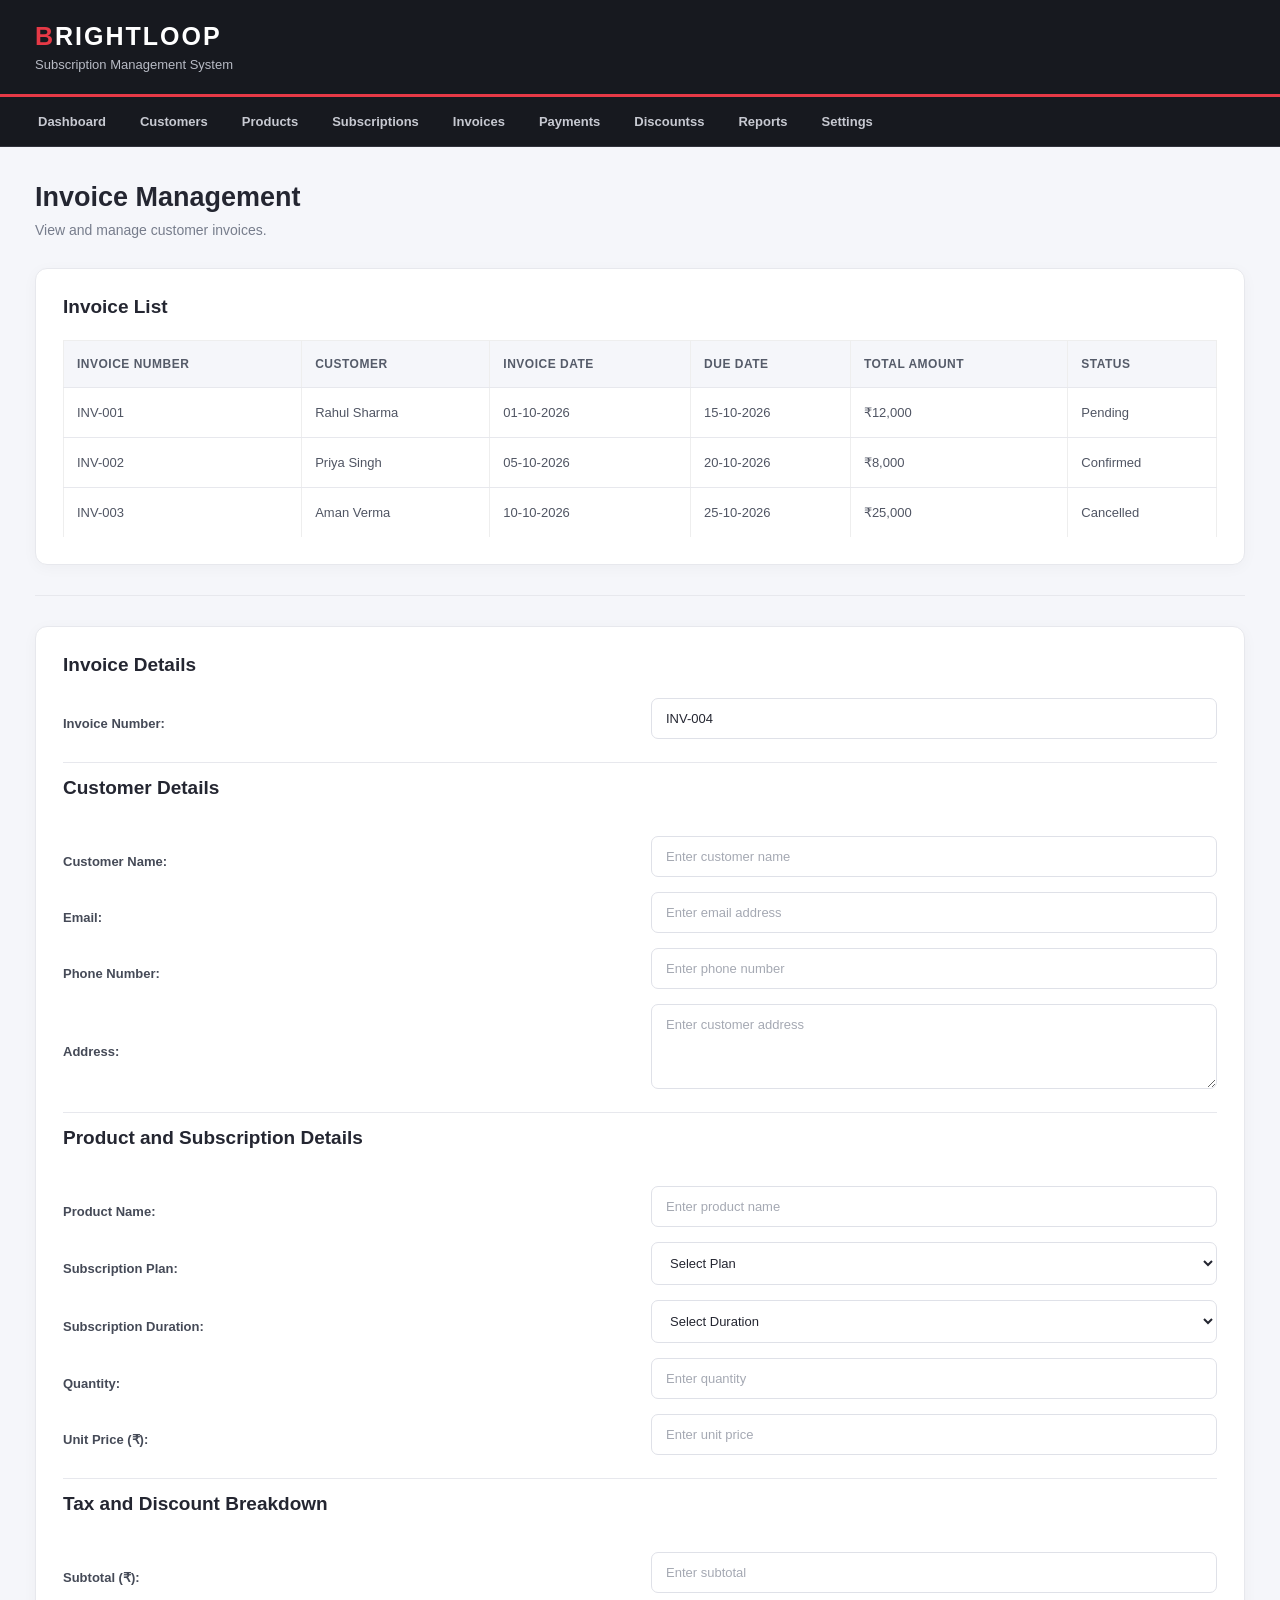
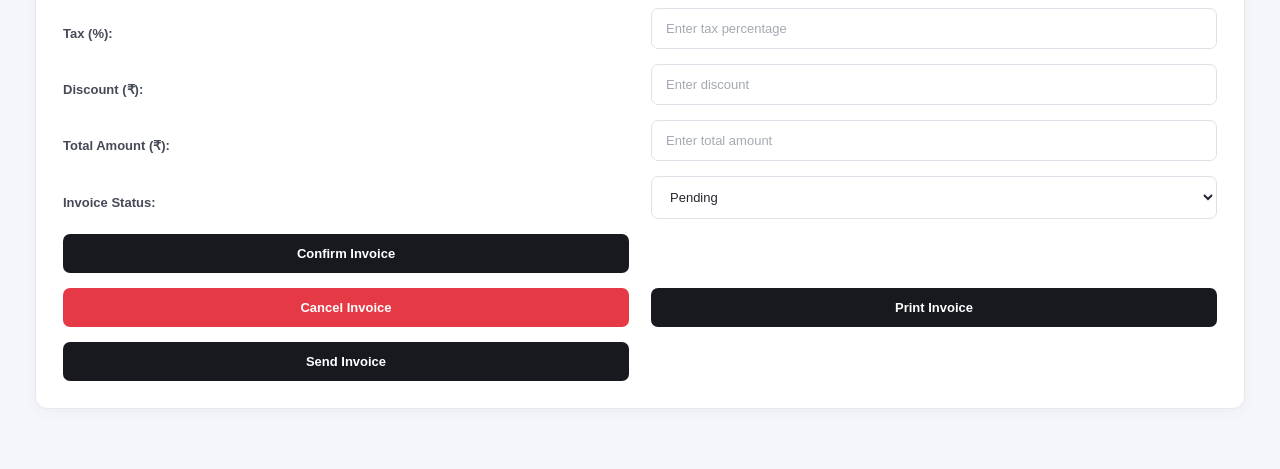
<file: invoices.html>
<!DOCTYPE html>
<html lang="en">

<head>
    <meta charset="UTF-8">
    <meta name="viewport" content="width=device-width, initial-scale=1.0">
    <title>BrightLoop | Invoices</title>

    <link rel="stylesheet" href="css/invoices.css">
</head>

<body>

    <header>
        <h1>BRIGHTLOOP</h1>
        <p>Subscription Management System</p>
    </header>

    <nav>
        <ul>
                <li><a href="dashboard.html">Dashboard</a></li>
                <li><a href="customers.html">Customers</a></li>
                <li><a href="products.html">Products</a></li>
                <li><a href="subscriptions.html">Subscriptions</a></li>
                <li><a href="invoices.html">Invoices</a></li>
                <li><a href="payments.html">Payments</a></li>
                <li><a href="discounts.html">Discountss</a></li>
                <li><a href="reports.html">Reports</a></li>
                <li><a href="settings.html">Settings</a></li>
        </ul>
    </nav>

    <main>

        <h2>Invoice Management</h2>
        <p>View and manage customer invoices.</p>

        <!-- Invoice List -->

        <section>
            <h3>Invoice List</h3>

            <table border="1" cellpadding="10">

                <tr>
                    <th>Invoice Number</th>
                    <th>Customer</th>
                    <th>Invoice Date</th>
                    <th>Due Date</th>
                    <th>Total Amount</th>
                    <th>Status</th>
                </tr>

                <tr>
                    <td>INV-001</td>
                    <td>Rahul Sharma</td>
                    <td>01-10-2026</td>
                    <td>15-10-2026</td>
                    <td>₹12,000</td>
                    <td>Pending</td>
                </tr>

                <tr>
                    <td>INV-002</td>
                    <td>Priya Singh</td>
                    <td>05-10-2026</td>
                    <td>20-10-2026</td>
                    <td>₹8,000</td>
                    <td>Confirmed</td>
                </tr>

                <tr>
                    <td>INV-003</td>
                    <td>Aman Verma</td>
                    <td>10-10-2026</td>
                    <td>25-10-2026</td>
                    <td>₹25,000</td>
                    <td>Cancelled</td>
                </tr>

            </table>
        </section>

        <hr>

        <!-- Invoice Details -->

        <section>
            <h3>Invoice Details</h3>

            <form action="invoices.html" method="get">

                <label for="invoice-number">Invoice Number:</label>
                <input type="text" id="invoice-number"
                       name="invoice_number" value="INV-004">

                <br><br>

                <h3>Customer Details</h3>

                <label for="customer-name">Customer Name:</label>
                <input type="text" id="customer-name"
                       name="customer_name" placeholder="Enter customer name">

                <br><br>

                <label for="email">Email:</label>
                <input type="email" id="email"
                       name="email" placeholder="Enter email address">

                <br><br>

                <label for="phone">Phone Number:</label>
                <input type="tel" id="phone"
                       name="phone" placeholder="Enter phone number">

                <br><br>

                <label for="address">Address:</label>
                <textarea id="address" name="address"
                          placeholder="Enter customer address"></textarea>

                <br><br>

                <h3>Product and Subscription Details</h3>

                <label for="product">Product Name:</label>
                <input type="text" id="product"
                       name="product" placeholder="Enter product name">

                <br><br>

                <label for="plan">Subscription Plan:</label>
                <select id="plan" name="plan">
                    <option value="">Select Plan</option>
                    <option value="basic">Basic</option>
                    <option value="premium">Premium</option>
                    <option value="enterprise">Enterprise</option>
                </select>

                <br><br>

                <label for="duration">Subscription Duration:</label>
                <select id="duration" name="duration">
                    <option value="">Select Duration</option>
                    <option value="monthly">Monthly</option>
                    <option value="quarterly">Quarterly</option>
                    <option value="yearly">Yearly</option>
                </select>

                <br><br>

                <label for="quantity">Quantity:</label>
                <input type="number" id="quantity"
                       name="quantity" min="1" placeholder="Enter quantity">

                <br><br>

                <label for="unit-price">Unit Price (₹):</label>
                <input type="number" id="unit-price"
                       name="unit_price" min="0" placeholder="Enter unit price">

                <br><br>

                <h3>Tax and Discount Breakdown</h3>

                <label for="subtotal">Subtotal (₹):</label>
                <input type="number" id="subtotal"
                       name="subtotal" placeholder="Enter subtotal">

                <br><br>

                <label for="tax">Tax (%):</label>
                <input type="number" id="tax"
                       name="tax" min="0" placeholder="Enter tax percentage">

                <br><br>

                <label for="discount">Discount (₹):</label>
                <input type="number" id="discount"
                       name="discount" min="0" placeholder="Enter discount">

                <br><br>

                <label for="total">Total Amount (₹):</label>
                <input type="number" id="total"
                       name="total" placeholder="Enter total amount">

                <br><br>

                <label for="invoice-status">Invoice Status:</label>
                <select id="invoice-status" name="status">
                    <option value="Pending">Pending</option>
                    <option value="Confirmed">Confirmed</option>
                    <option value="Cancelled">Cancelled</option>
                </select>

                <br><br>

                <!-- Action Buttons -->

                <button type="button" onclick="window.location.href='payments.html'" name="action" value="confirm">
                    Confirm Invoice
                </button>

                <button type="submit" name="action" value="cancel">
                    Cancel Invoice
                </button>

                <button type="button" onclick="window.print()">
                    Print Invoice
                </button>

                <button type="button" onclick="window.print()">
                    Send Invoice
                </button>

            </form>
        </section>

    </main>
    <script src="js/invoices.js"></script>
</body>
</html>
</file>
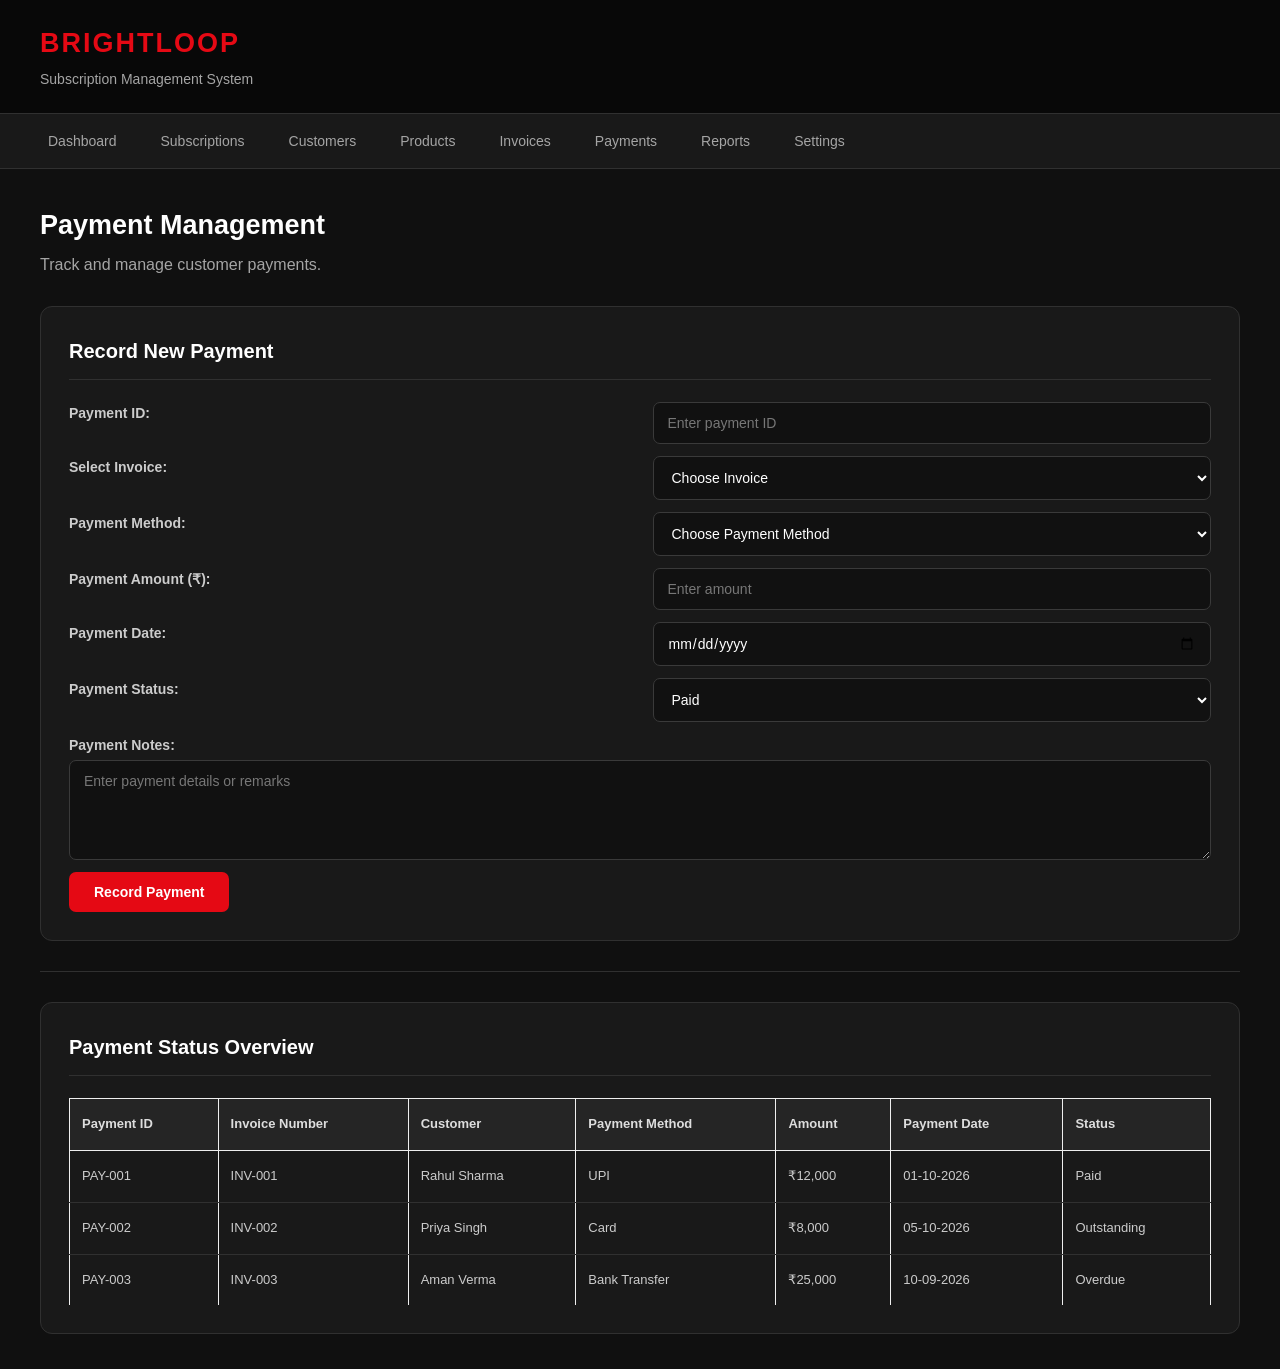
<file: payments.html>
<!DOCTYPE html>
<html lang="en">

<head>
    <meta charset="UTF-8">
    <meta name="viewport" content="width=device-width, initial-scale=1.0">
    <title>BrightLoop | Payments</title>

    <link rel="stylesheet" href="css/payments.css">
</head>

<body>

    <header>
        <h1>BRIGHTLOOP</h1>
        <p>Subscription Management System</p>
    </header>

    <!-- Navigation -->

    <nav>
        <ul>
            <li><a href="dashboard.html">Dashboard</a></li>
            <li><a href="subscriptions.html">Subscriptions</a></li>
            <li><a href="customers.html">Customers</a></li>
            <li><a href="products.html">Products</a></li>
            <li><a href="invoices.html">Invoices</a></li>
            <li><a href="payments.html">Payments</a></li>
            <li><a href="reports.html">Reports</a></li>
            <li><a href="settings.html">Settings</a></li>
        </ul>
    </nav>

    <main>

        <h2>Payment Management</h2>
        <p>Track and manage customer payments.</p>

        <!-- Payment Form -->

        <section>
            <h3>Record New Payment</h3>

            <form action="payments.html" method="get">

                <label for="payment-id">Payment ID:</label>
                <input type="text" id="payment-id" name="payment_id"
                       placeholder="Enter payment ID">

                <br><br>

                <label for="invoice">Select Invoice:</label>
                <select id="invoice" name="invoice" required>
                    <option value="">Choose Invoice</option>
                    <option value="INV-001">INV-001 - Rahul Sharma</option>
                    <option value="INV-002">INV-002 - Priya Singh</option>
                    <option value="INV-003">INV-003 - Aman Verma</option>
                </select>

                <br><br>

                <label for="method">Payment Method:</label>
                <select id="method" name="payment_method" required>
                    <option value="">Choose Payment Method</option>
                    <option value="upi">UPI</option>
                    <option value="card">Credit/Debit Card</option>
                    <option value="netbanking">Net Banking</option>
                    <option value="bank">Bank Transfer</option>
                    <option value="cash">Cash</option>
                </select>

                <br><br>

                <label for="amount">Payment Amount (₹):</label>
                <input type="number" id="amount" name="amount"
                       min="0" step="0.01" placeholder="Enter amount" required>

                <br><br>

                <label for="date">Payment Date:</label>
                <input type="date" id="date" name="payment_date" required>

                <br><br>

                <label for="status">Payment Status:</label>
                <select id="status" name="status" required>
                    <option value="Paid">Paid</option>
                    <option value="Outstanding">Outstanding</option>
                    <option value="Overdue">Overdue</option>
                </select>

                <br><br>

                <label for="notes">Payment Notes:</label>
                <br>
                <textarea id="notes" name="notes"
                          placeholder="Enter payment details or remarks"></textarea>

                <br><br>

                <button type="button" onclick="window.location.href='discounts.html'">Record Payment</button>

            </form>
        </section>

        <hr>

        <!-- Payment Status Overview -->

        <section>
            <h3>Payment Status Overview</h3>

            <table border="1" cellpadding="10">

                <tr>
                    <th>Payment ID</th>
                    <th>Invoice Number</th>
                    <th>Customer</th>
                    <th>Payment Method</th>
                    <th>Amount</th>
                    <th>Payment Date</th>
                    <th>Status</th>
                </tr>

                <tr>
                    <td>PAY-001</td>
                    <td>INV-001</td>
                    <td>Rahul Sharma</td>
                    <td>UPI</td>
                    <td>₹12,000</td>
                    <td>01-10-2026</td>
                    <td>Paid</td>
                </tr>

                <tr>
                    <td>PAY-002</td>
                    <td>INV-002</td>
                    <td>Priya Singh</td>
                    <td>Card</td>
                    <td>₹8,000</td>
                    <td>05-10-2026</td>
                    <td>Outstanding</td>
                </tr>

                <tr>
                    <td>PAY-003</td>
                    <td>INV-003</td>
                    <td>Aman Verma</td>
                    <td>Bank Transfer</td>
                    <td>₹25,000</td>
                    <td>10-09-2026</td>
                    <td>Overdue</td>
                </tr>

            </table>
        </section>

    </main>
    <script src="js/payments.js"></script>
</body>
</html>
</file>
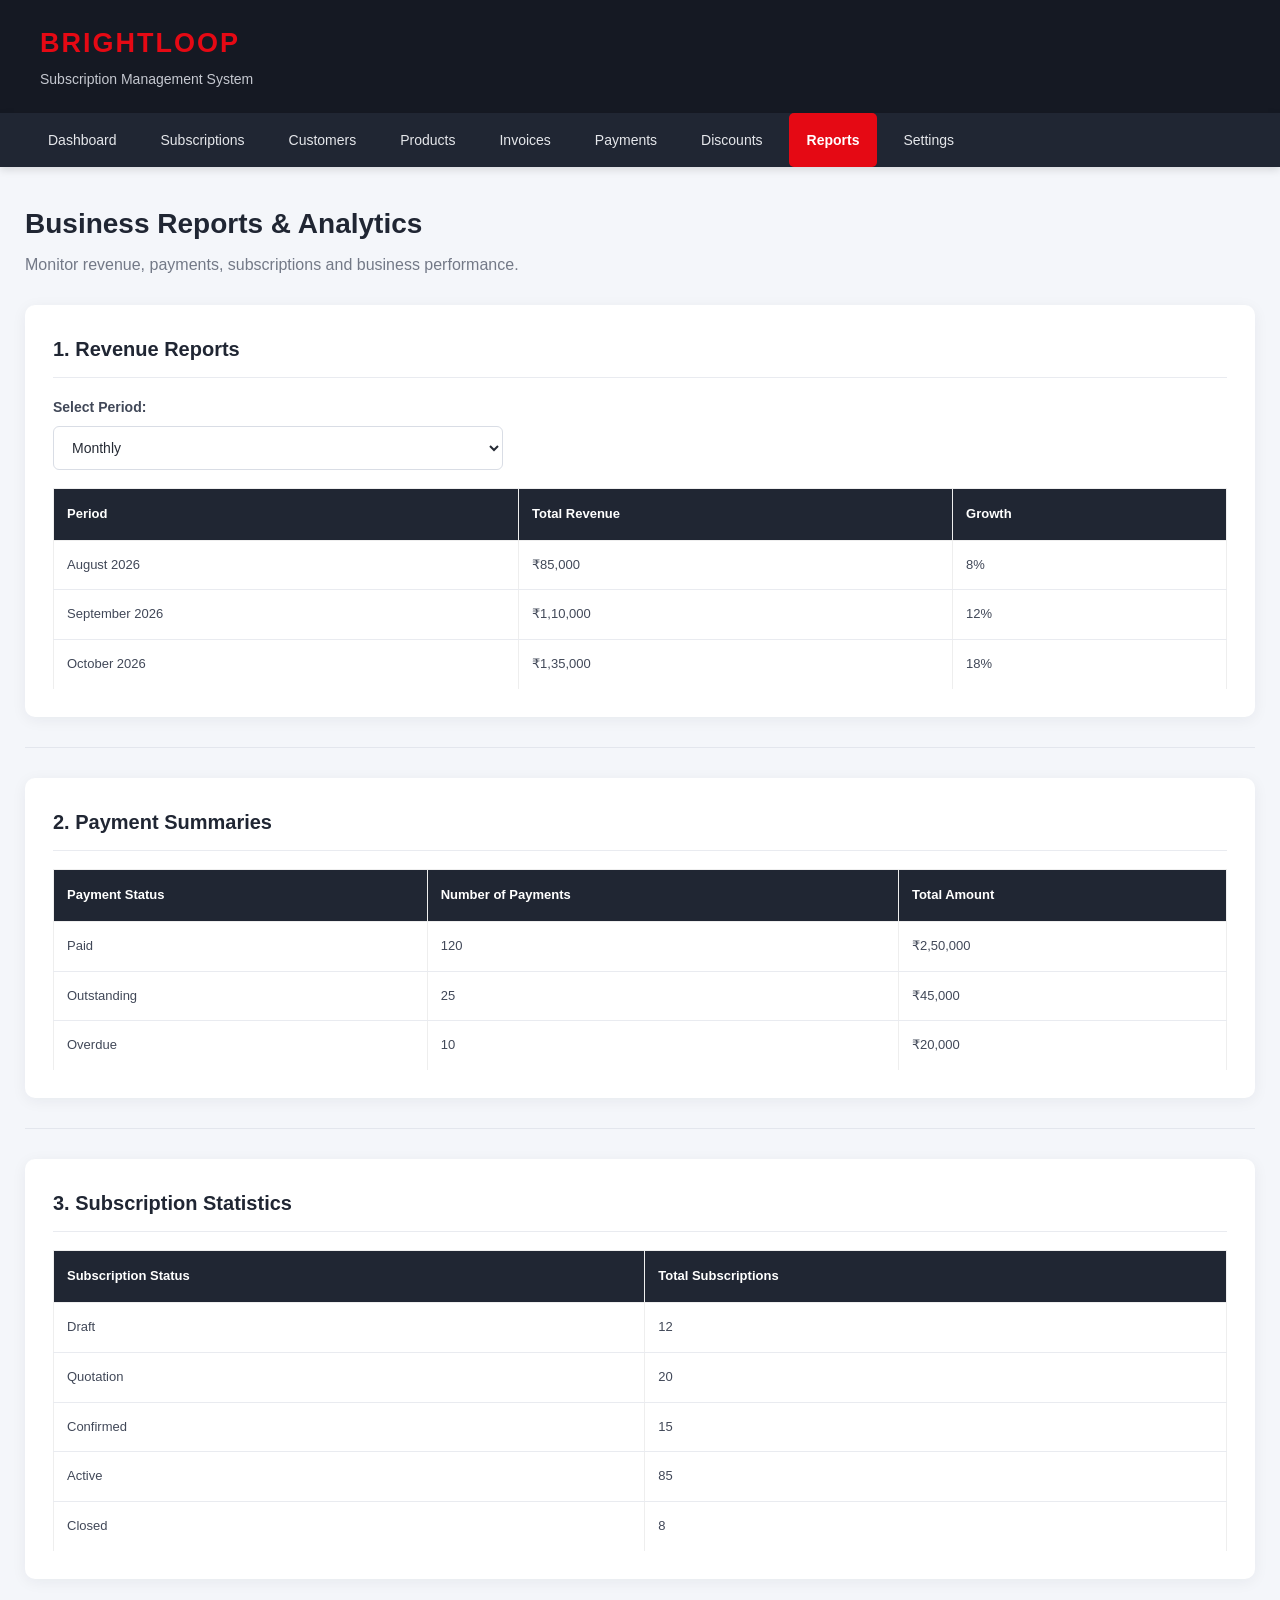
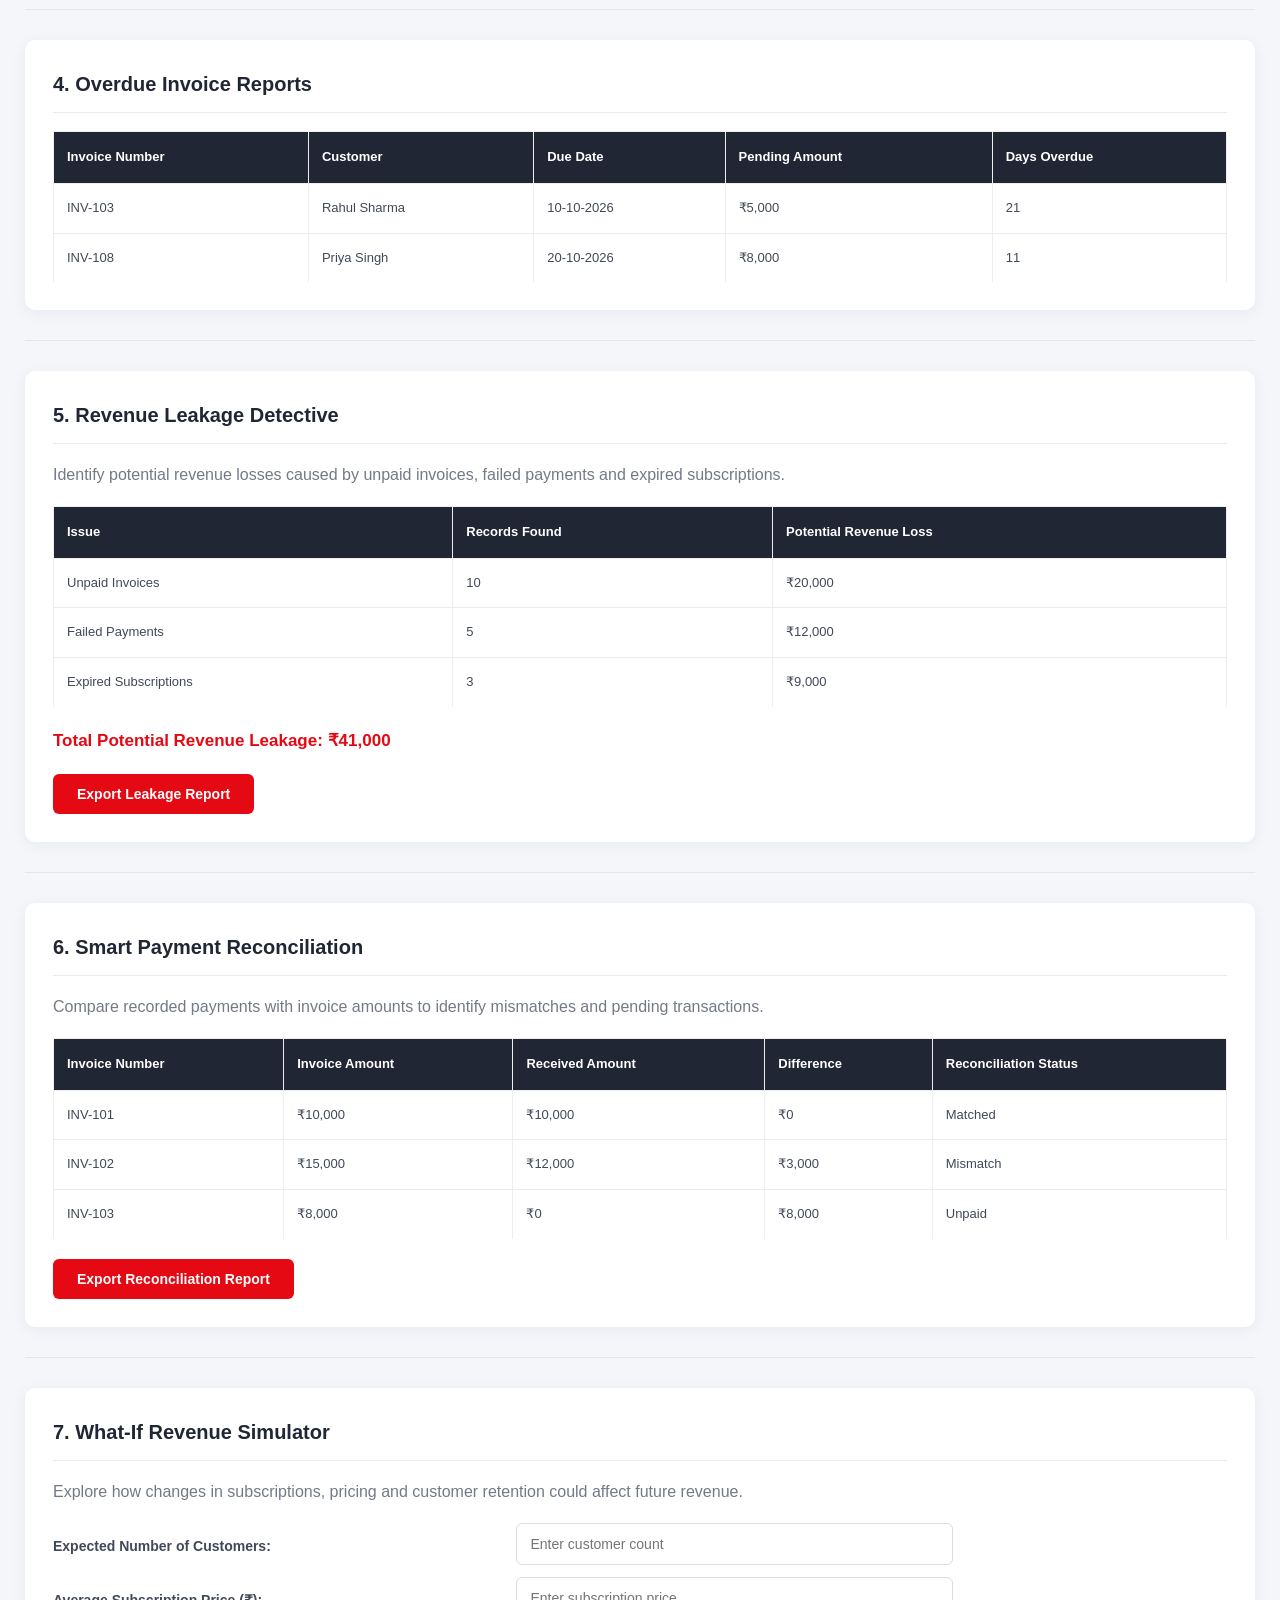
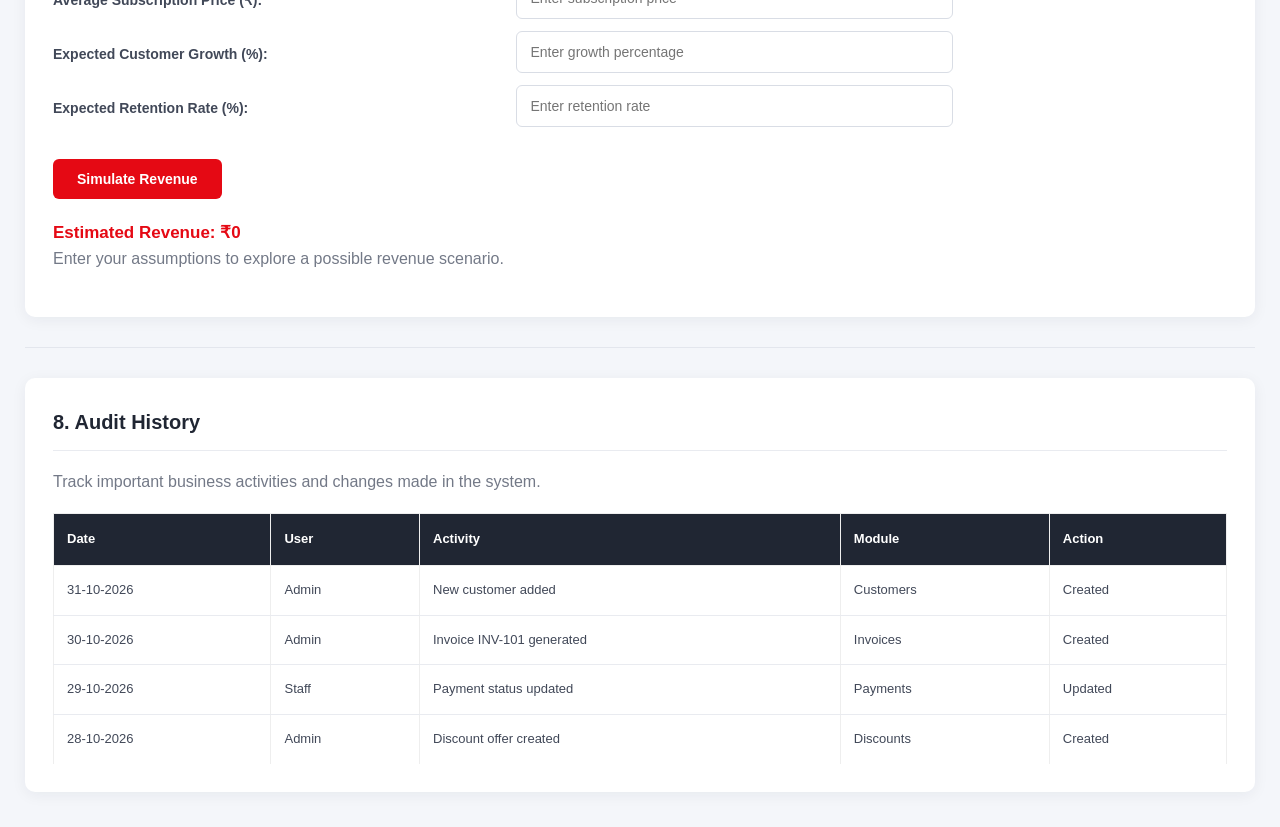
<file: reports.html>
<!DOCTYPE html>
<html lang="en">

<head>
    <meta charset="UTF-8">
    <meta name="viewport" content="width=device-width, initial-scale=1.0">
    <title>BrightLoop | Reports</title>

    <link rel="stylesheet" href="css/reports.css">
</head>

<body>

    <header>
        <h1>BRIGHTLOOP</h1>
        <p>Subscription Management System</p>
    </header>

    <!-- Navigation -->

    <nav>
        <ul>
            <li><a href="dashboard.html">Dashboard</a></li>
            <li><a href="subscriptions.html">Subscriptions</a></li>
            <li><a href="customers.html">Customers</a></li>
            <li><a href="products.html">Products</a></li>
            <li><a href="invoices.html">Invoices</a></li>
            <li><a href="payments.html">Payments</a></li>
            <li><a href="discounts.html">Discounts</a></li>
            <li><a href="reports.html">Reports</a></li>
            <li><a href="settings.html">Settings</a></li>
        </ul>
    </nav>

    <main>

        <h2>Business Reports & Analytics</h2>
        <p>Monitor revenue, payments, subscriptions and business performance.</p>

        <!-- Revenue Reports -->

        <section>
            <h3>1. Revenue Reports</h3>

            <label for="revenue-period">Select Period:</label>
            <select id="revenue-period" name="revenue_period">
                <option>Monthly</option>
                <option>Quarterly</option>
                <option>Yearly</option>
            </select>

            <table border="1" cellpadding="10">
                <tr>
                    <th>Period</th>
                    <th>Total Revenue</th>
                    <th>Growth</th>
                </tr>

                <tr>
                    <td>August 2026</td>
                    <td>₹85,000</td>
                    <td>8%</td>
                </tr>

                <tr>
                    <td>September 2026</td>
                    <td>₹1,10,000</td>
                    <td>12%</td>
                </tr>

                <tr>
                    <td>October 2026</td>
                    <td>₹1,35,000</td>
                    <td>18%</td>
                </tr>
            </table>
        </section>

        <hr>

        <!-- Payment Summaries -->

        <section>
            <h3>2. Payment Summaries</h3>

            <table border="1" cellpadding="10">
                <tr>
                    <th>Payment Status</th>
                    <th>Number of Payments</th>
                    <th>Total Amount</th>
                </tr>

                <tr>
                    <td>Paid</td>
                    <td>120</td>
                    <td>₹2,50,000</td>
                </tr>

                <tr>
                    <td>Outstanding</td>
                    <td>25</td>
                    <td>₹45,000</td>
                </tr>

                <tr>
                    <td>Overdue</td>
                    <td>10</td>
                    <td>₹20,000</td>
                </tr>
            </table>
        </section>

        <hr>

        <!-- Subscription Statistics -->

        <section>
            <h3>3. Subscription Statistics</h3>

            <table border="1" cellpadding="10">
                <tr>
                    <th>Subscription Status</th>
                    <th>Total Subscriptions</th>
                </tr>

                <tr>
                    <td>Draft</td>
                    <td>12</td>
                </tr>

                <tr>
                    <td>Quotation</td>
                    <td>20</td>
                </tr>

                <tr>
                    <td>Confirmed</td>
                    <td>15</td>
                </tr>

                <tr>
                    <td>Active</td>
                    <td>85</td>
                </tr>

                <tr>
                    <td>Closed</td>
                    <td>8</td>
                </tr>
            </table>
        </section>

        <hr>

        <!-- Overdue Invoice Reports -->

        <section>
            <h3>4. Overdue Invoice Reports</h3>

            <table border="1" cellpadding="10">
                <tr>
                    <th>Invoice Number</th>
                    <th>Customer</th>
                    <th>Due Date</th>
                    <th>Pending Amount</th>
                    <th>Days Overdue</th>
                </tr>

                <tr>
                    <td>INV-103</td>
                    <td>Rahul Sharma</td>
                    <td>10-10-2026</td>
                    <td>₹5,000</td>
                    <td>21</td>
                </tr>

                <tr>
                    <td>INV-108</td>
                    <td>Priya Singh</td>
                    <td>20-10-2026</td>
                    <td>₹8,000</td>
                    <td>11</td>
                </tr>
            </table>
        </section>

        <hr>

        <!-- Revenue Leakage Detective -->

        <section>
            <h3>5. Revenue Leakage Detective</h3>

            <p>Identify potential revenue losses caused by unpaid invoices,
               failed payments and expired subscriptions.</p>

            <table border="1" cellpadding="10">
                <tr>
                    <th>Issue</th>
                    <th>Records Found</th>
                    <th>Potential Revenue Loss</th>
                </tr>

                <tr>
                    <td>Unpaid Invoices</td>
                    <td>10</td>
                    <td>₹20,000</td>
                </tr>

                <tr>
                    <td>Failed Payments</td>
                    <td>5</td>
                    <td>₹12,000</td>
                </tr>

                <tr>
                    <td>Expired Subscriptions</td>
                    <td>3</td>
                    <td>₹9,000</td>
                </tr>
            </table>

            <h4>Total Potential Revenue Leakage: ₹41,000</h4>

            <button type="button" onclick="window.print()">
                Export Leakage Report
            </button>
        </section>

        <hr>

        <!-- Smart Payment Reconciliation -->

        <section>
            <h3>6. Smart Payment Reconciliation</h3>

            <p>Compare recorded payments with invoice amounts to identify
               mismatches and pending transactions.</p>

            <table border="1" cellpadding="10">
                <tr>
                    <th>Invoice Number</th>
                    <th>Invoice Amount</th>
                    <th>Received Amount</th>
                    <th>Difference</th>
                    <th>Reconciliation Status</th>
                </tr>

                <tr>
                    <td>INV-101</td>
                    <td>₹10,000</td>
                    <td>₹10,000</td>
                    <td>₹0</td>
                    <td>Matched</td>
                </tr>

                <tr>
                    <td>INV-102</td>
                    <td>₹15,000</td>
                    <td>₹12,000</td>
                    <td>₹3,000</td>
                    <td>Mismatch</td>
                </tr>

                <tr>
                    <td>INV-103</td>
                    <td>₹8,000</td>
                    <td>₹0</td>
                    <td>₹8,000</td>
                    <td>Unpaid</td>
                </tr>
            </table>

            <button type="button" onclick="window.print()">
                Export Reconciliation Report
            </button>
        </section>

        <hr>

        <!-- What-If Revenue Simulator -->

        <section>
            <h3>7. What-If Revenue Simulator</h3>

            <p>Explore how changes in subscriptions, pricing and customer
               retention could affect future revenue.</p>

            <form action="reports.html" method="get">

                <label for="customers">Expected Number of Customers:</label>
                <input type="number" id="customers" name="customers"
                       min="1" placeholder="Enter customer count">

                <br><br>

                <label for="price">Average Subscription Price (₹):</label>
                <input type="number" id="price" name="price"
                       min="0" placeholder="Enter subscription price">

                <br><br>

                <label for="growth">Expected Customer Growth (%):</label>
                <input type="number" id="growth" name="growth"
                       min="0" placeholder="Enter growth percentage">

                <br><br>

                <label for="retention">Expected Retention Rate (%):</label>
                <input type="number" id="retention" name="retention"
                       min="0" max="100" placeholder="Enter retention rate">

                <br><br>

                <button type="submit">Simulate Revenue</button>

            </form>

            <h4>Estimated Revenue: ₹0</h4>
            <p>Enter your assumptions to explore a possible revenue scenario.</p>
        </section>

        <hr>

        <!-- Audit History -->

        <section>
            <h3>8. Audit History</h3>

            <p>Track important business activities and changes made in the system.</p>

            <table border="1" cellpadding="10">
                <tr>
                    <th>Date</th>
                    <th>User</th>
                    <th>Activity</th>
                    <th>Module</th>
                    <th>Action</th>
                </tr>

                <tr>
                    <td>31-10-2026</td>
                    <td>Admin</td>
                    <td>New customer added</td>
                    <td>Customers</td>
                    <td>Created</td>
                </tr>

                <tr>
                    <td>30-10-2026</td>
                    <td>Admin</td>
                    <td>Invoice INV-101 generated</td>
                    <td>Invoices</td>
                    <td>Created</td>
                </tr>

                <tr>
                    <td>29-10-2026</td>
                    <td>Staff</td>
                    <td>Payment status updated</td>
                    <td>Payments</td>
                    <td>Updated</td>
                </tr>

                <tr>
                    <td>28-10-2026</td>
                    <td>Admin</td>
                    <td>Discount offer created</td>
                    <td>Discounts</td>
                    <td>Created</td>
                </tr>
            </table>
        </section>

    </main>
    <script src="js/reports.js"></script>
</body>
</html>
</file>
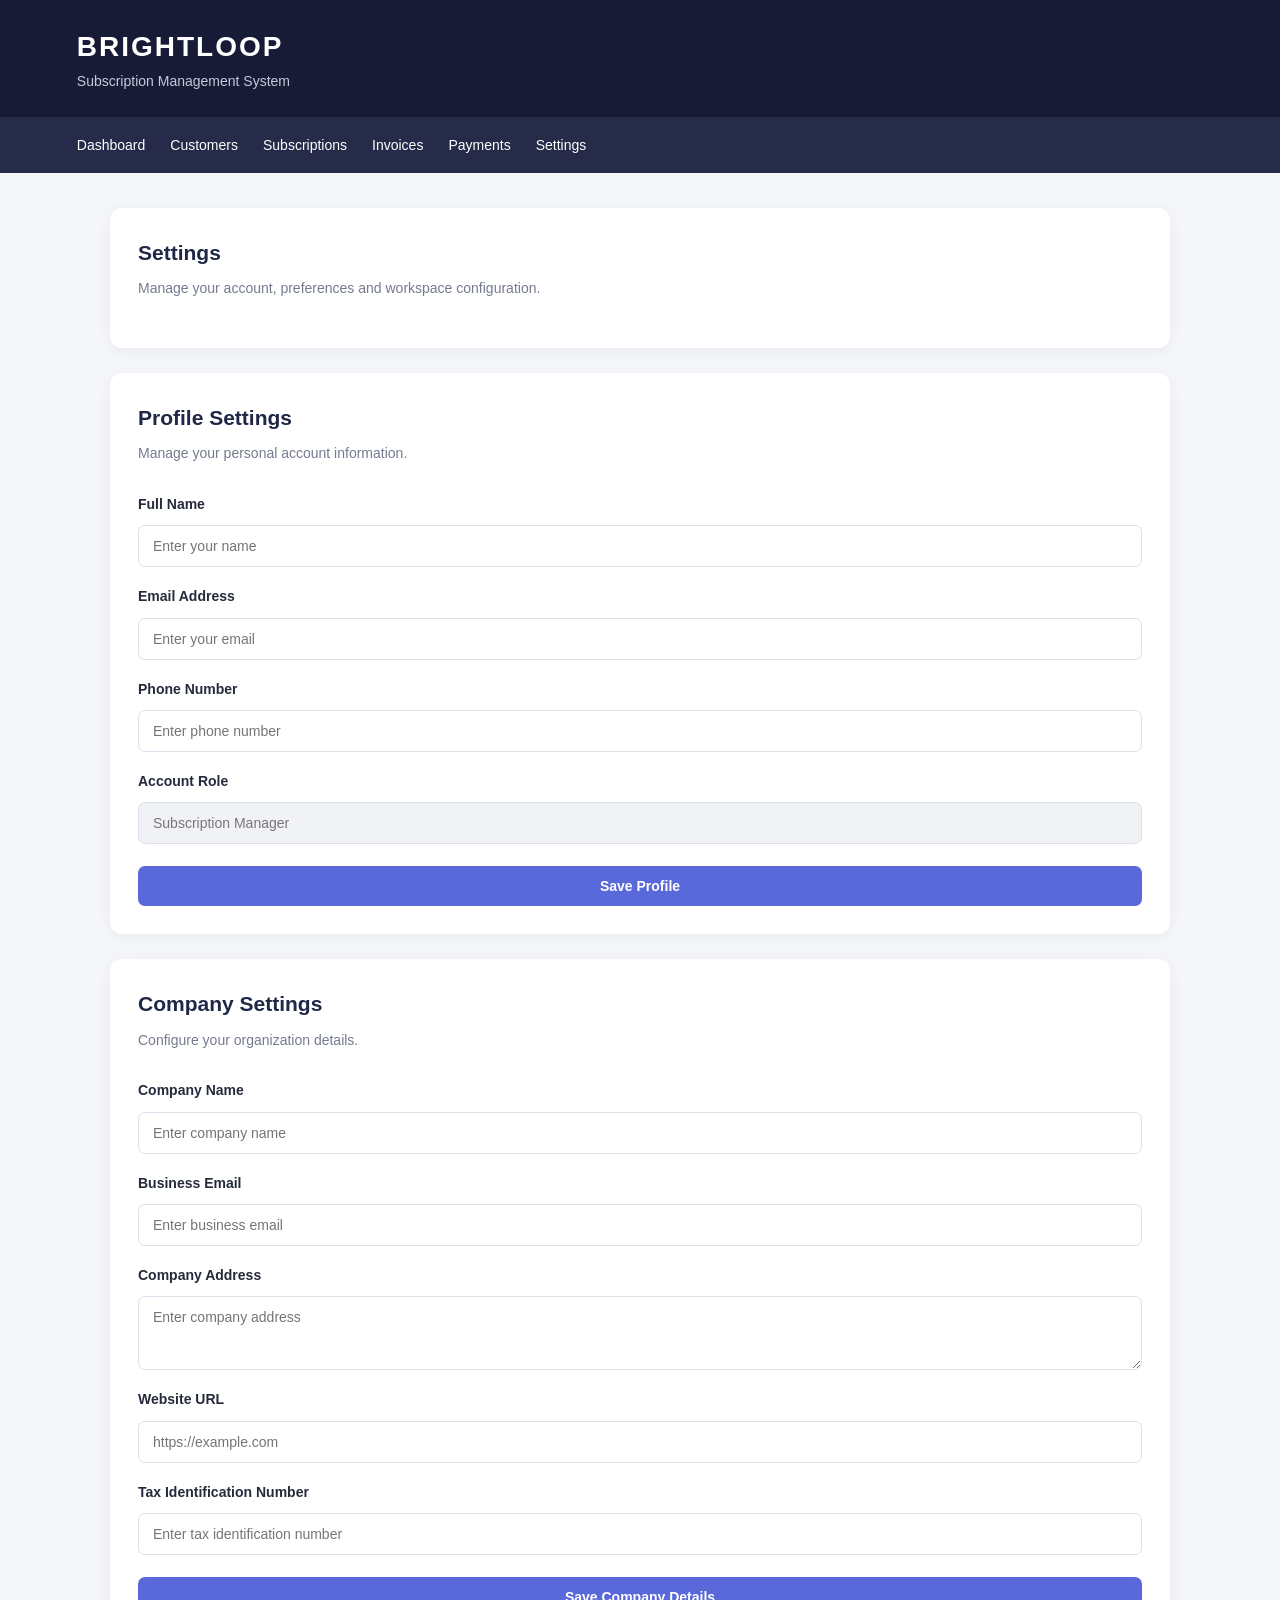
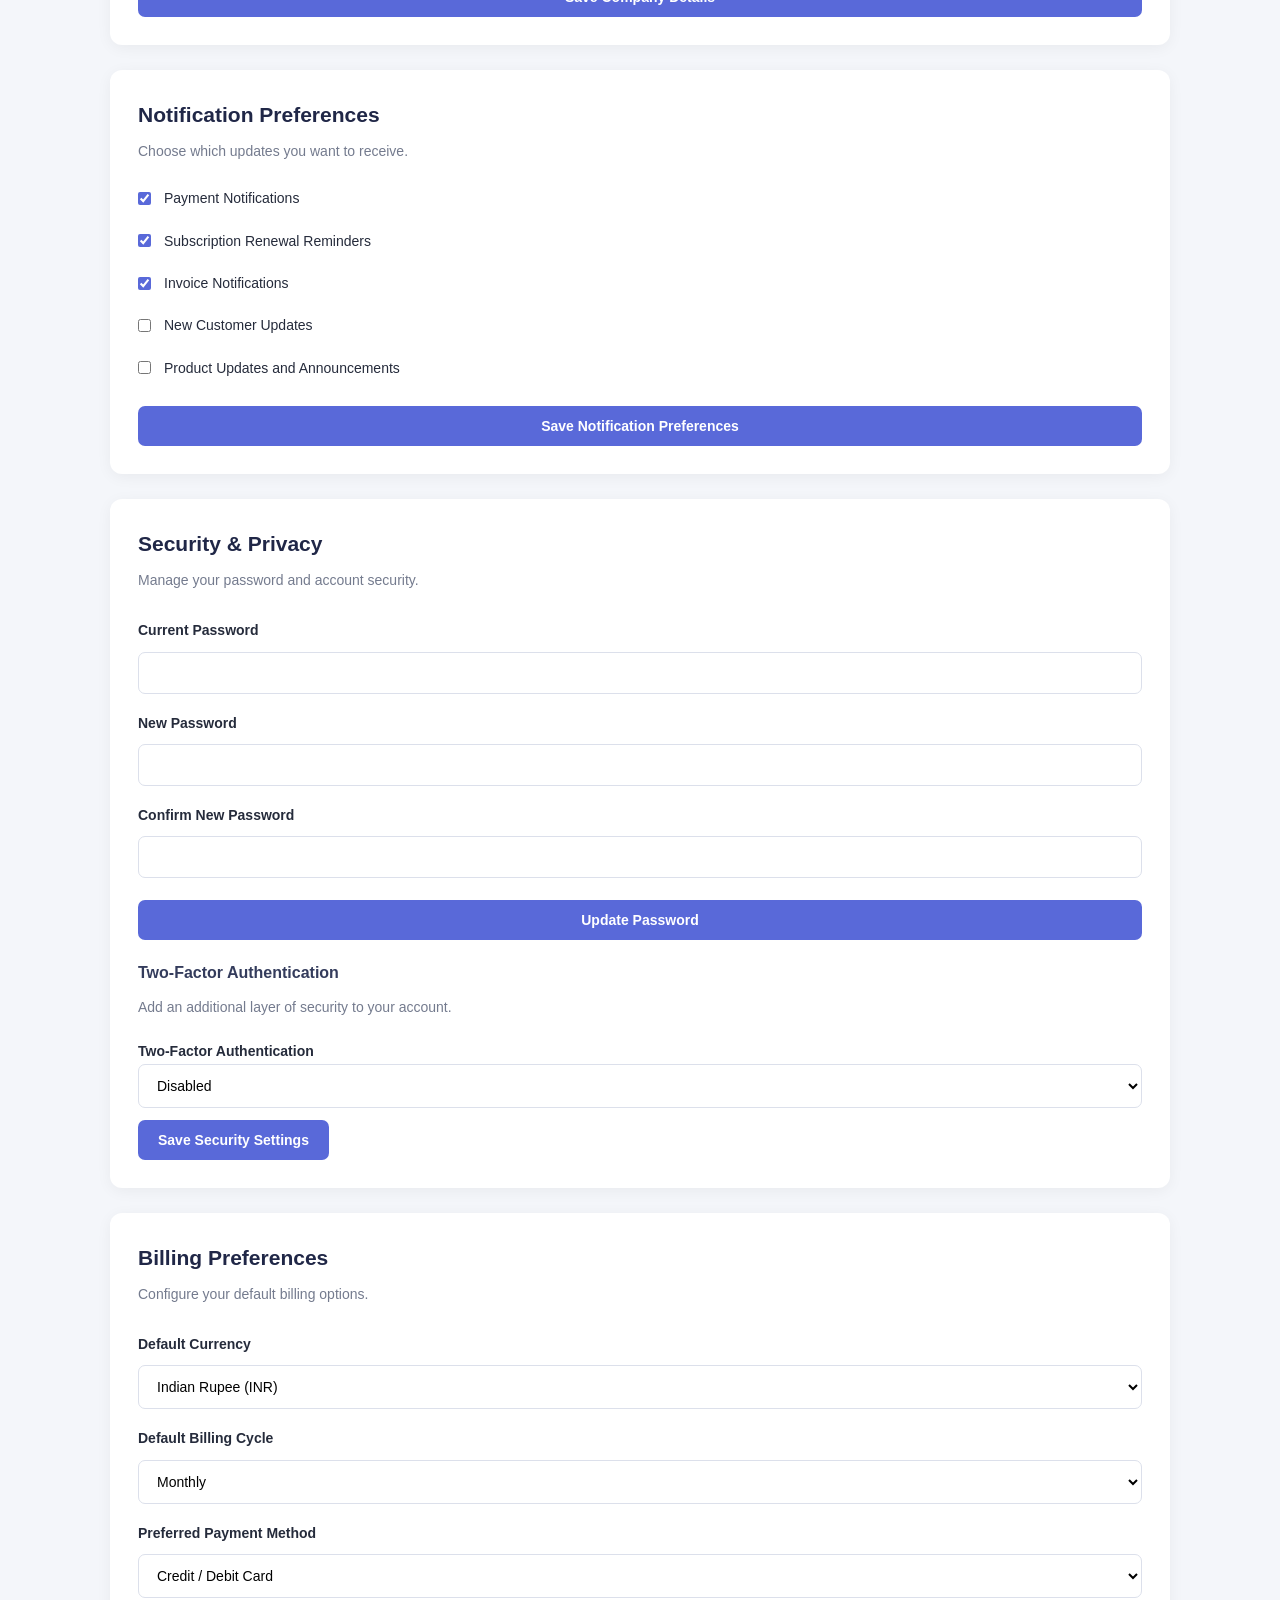
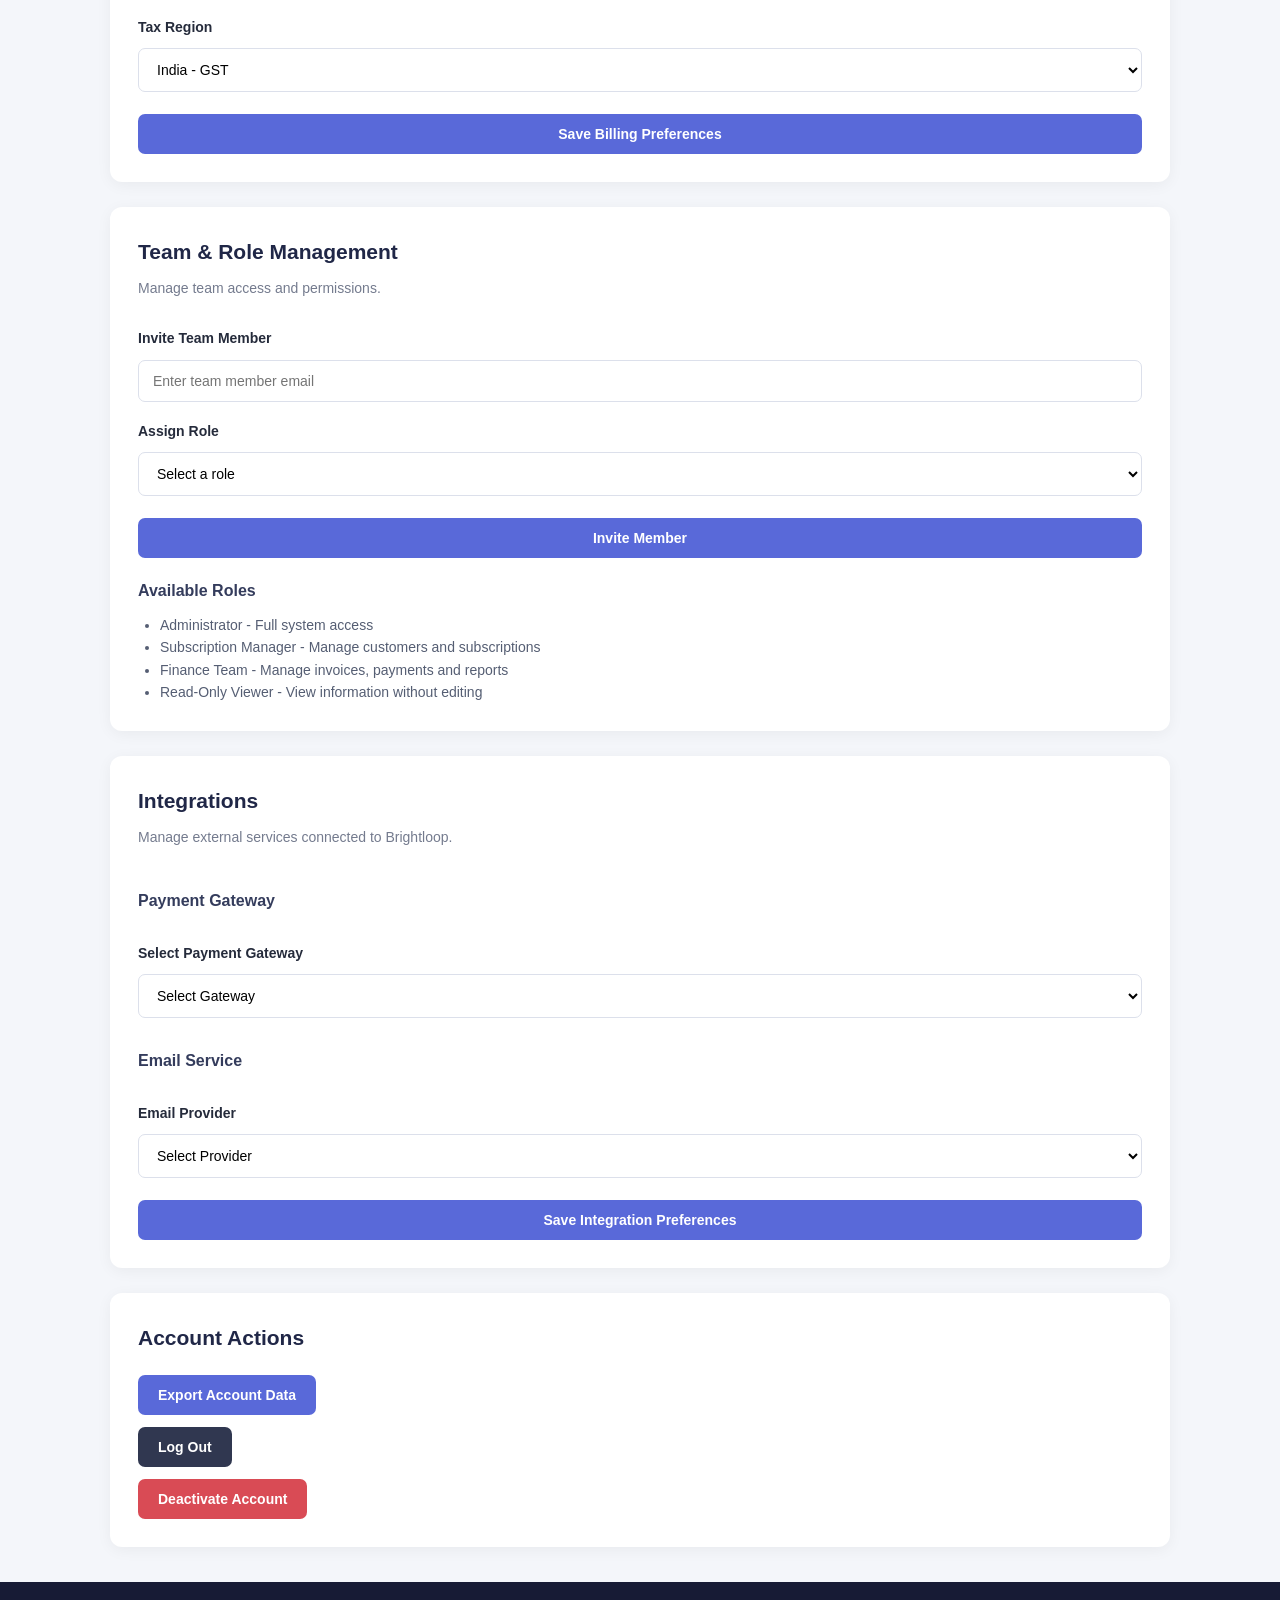
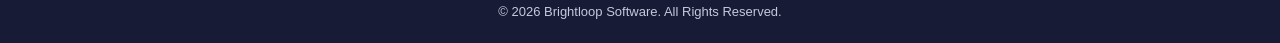
<file: settings.html>
<!DOCTYPE html>
<html lang="en">

<head>
    <meta charset="UTF-8">
    <meta name="viewport" content="width=device-width, initial-scale=1.0">
    <title>Brightloop | Settings</title>
    <link rel="stylesheet" href="css/settings.css">
</head>

<body>

    <!-- HEADER -->
    <header>
        <h1>BRIGHTLOOP</h1>
        <p>Subscription Management System</p>
    </header>

    <!-- MAIN NAVIGATION -->
    <nav>
        <ul>
            <li><a href="dashboard.html">Dashboard</a></li>
            <li><a href="customers.html">Customers</a></li>
            <li><a href="subscriptions.html">Subscriptions</a></li>
            <li><a href="invoices.html">Invoices</a></li>
            <li><a href="payments.html">Payments</a></li>
            <li><a href="settings.html" class="nav-link active">Settings</a></li>
        </ul>
    </nav>

    <main>

        <section id="settings-heading">
            <h2>Settings</h2>
            <p>Manage your account, preferences and workspace configuration.</p>
        </section>

        <!-- PROFILE SETTINGS -->
        <section id="profile-settings">
            <h2>Profile Settings</h2>
            <p>Manage your personal account information.</p>

            <form action="#" method="post">

                <label for="profile-name">Full Name</label>
                <input type="text" id="profile-name"
                    name="full_name" placeholder="Enter your name"
                    autocomplete="name" required>

                <label for="profile-email">Email Address</label>
                <input type="email" id="profile-email"
                    name="email" placeholder="Enter your email"
                    autocomplete="email" required>

                <label for="profile-phone">Phone Number</label>
                <input type="tel" id="profile-phone"
                    name="phone" placeholder="Enter phone number"
                    pattern="[0-9]{10}" maxlength="10">

                <label for="profile-role">Account Role</label>
                <input type="text" id="profile-role"
                    name="role" value="Subscription Manager" readonly>

                <button type="submit">Save Profile</button>

            </form>
        </section>


        <!-- COMPANY SETTINGS -->
        <section id="company-settings">
            <h2>Company Settings</h2>
            <p>Configure your organization details.</p>

            <form action="#" method="post">

                <label for="company-name">Company Name</label>
                <input type="text" id="company-name"
                    name="company_name" placeholder="Enter company name"
                    required>

                <label for="company-email">Business Email</label>
                <input type="email" id="company-email"
                    name="business_email" placeholder="Enter business email"
                    required>

                <label for="company-address">Company Address</label>
                <textarea id="company-address" name="address"
                    rows="3" placeholder="Enter company address"></textarea>

                <label for="company-website">Website URL</label>
                <input type="url" id="company-website"
                    name="website" placeholder="https://example.com">

                <label for="company-tax">Tax Identification Number</label>
                <input type="text" id="company-tax"
                    name="tax_id" placeholder="Enter tax identification number">

                <button type="submit">Save Company Details</button>

            </form>
        </section>


        <!-- NOTIFICATION PREFERENCES -->
        <section id="notification-settings">
            <h2>Notification Preferences</h2>
            <p>Choose which updates you want to receive.</p>

            <form action="#" method="post">

                <div>
                    <input type="checkbox" id="payment-alerts"
                        name="notifications[]" value="payment" checked>
                    <label for="payment-alerts">Payment Notifications</label>
                </div>

                <div>
                    <input type="checkbox" id="subscription-alerts"
                        name="notifications[]" value="subscription" checked>
                    <label for="subscription-alerts">
                        Subscription Renewal Reminders
                    </label>
                </div>

                <div>
                    <input type="checkbox" id="invoice-alerts"
                        name="notifications[]" value="invoice" checked>
                    <label for="invoice-alerts">Invoice Notifications</label>
                </div>

                <div>
                    <input type="checkbox" id="customer-alerts"
                        name="notifications[]" value="customer">
                    <label for="customer-alerts">New Customer Updates</label>
                </div>

                <div>
                    <input type="checkbox" id="marketing-alerts"
                        name="notifications[]" value="marketing">
                    <label for="marketing-alerts">Product Updates and Announcements</label>
                </div>

                <button type="submit">Save Notification Preferences</button>

            </form>
        </section>


        <!-- SECURITY SETTINGS -->
        <section id="security-settings">
            <h2>Security & Privacy</h2>
            <p>Manage your password and account security.</p>

            <form action="#" method="post">

                <label for="current-password">Current Password</label>
                <input type="password" id="current-password"
                    name="current_password"
                    autocomplete="current-password" required>

                <label for="new-password">New Password</label>
                <input type="password" id="new-password"
                    name="new_password"
                    autocomplete="new-password"
                    minlength="8" required>

                <label for="confirm-password">Confirm New Password</label>
                <input type="password" id="confirm-password"
                    name="confirm_password"
                    autocomplete="new-password"
                    minlength="8" required>

                <button type="submit">Update Password</button>

            </form>

            <h3>Two-Factor Authentication</h3>
            <p>Add an additional layer of security to your account.</p>

            <label for="two-factor">Two-Factor Authentication</label>
            <select id="two-factor" name="two_factor">
                <option value="disabled">Disabled</option>
                <option value="email">Email Verification</option>
                <option value="authenticator">Authenticator App</option>
            </select>

            <button type="button">Save Security Settings</button>

        </section>


        <!-- BILLING PREFERENCES -->
        <section id="billing-settings">
            <h2>Billing Preferences</h2>
            <p>Configure your default billing options.</p>

            <form action="#" method="post">

                <label for="currency">Default Currency</label>
                <select id="currency" name="currency" required>
                    <option value="INR">Indian Rupee (INR)</option>
                    <option value="USD">US Dollar (USD)</option>
                    <option value="EUR">Euro (EUR)</option>
                    <option value="GBP">British Pound (GBP)</option>
                </select>

                <label for="billing-cycle">Default Billing Cycle</label>
                <select id="billing-cycle" name="billing_cycle">
                    <option value="monthly">Monthly</option>
                    <option value="quarterly">Quarterly</option>
                    <option value="half-yearly">Half-Yearly</option>
                    <option value="yearly">Yearly</option>
                </select>

                <label for="payment-method">Preferred Payment Method</label>
                <select id="payment-method" name="payment_method">
                    <option value="card">Credit / Debit Card</option>
                    <option value="upi">UPI</option>
                    <option value="netbanking">Net Banking</option>
                    <option value="bank-transfer">Bank Transfer</option>
                </select>

                <label for="tax-region">Tax Region</label>
                <select id="tax-region" name="tax_region">
                    <option value="india">India - GST</option>
                    <option value="international">International</option>
                </select>

                <button type="submit">Save Billing Preferences</button>

            </form>
        </section>


        <!-- TEAM MANAGEMENT -->
        <section id="team-settings">
            <h2>Team & Role Management</h2>
            <p>Manage team access and permissions.</p>

            <form action="#" method="post">

                <label for="team-email">Invite Team Member</label>
                <input type="email" id="team-email"
                    name="team_email" placeholder="Enter team member email"
                    required>

                <label for="team-role">Assign Role</label>
                <select id="team-role" name="team_role" required>
                    <option value="" disabled selected>Select a role</option>
                    <option value="admin">Administrator</option>
                    <option value="manager">Subscription Manager</option>
                    <option value="finance">Finance Team</option>
                    <option value="viewer">Read-Only Viewer</option>
                </select>

                <button type="submit">Invite Member</button>

            </form>

            <h3>Available Roles</h3>

            <ul>
                <li>Administrator - Full system access</li>
                <li>Subscription Manager - Manage customers and subscriptions</li>
                <li>Finance Team - Manage invoices, payments and reports</li>
                <li>Read-Only Viewer - View information without editing</li>
            </ul>

        </section>


        <!-- INTEGRATION SETTINGS -->
        <section id="integration-settings">
            <h2>Integrations</h2>
            <p>Manage external services connected to Brightloop.</p>

            <form action="#" method="post">

                <h3>Payment Gateway</h3>
                <label for="gateway">Select Payment Gateway</label>
                <select id="gateway" name="gateway">
                    <option value="">Select Gateway</option>
                    <option value="razorpay">Razorpay</option>
                    <option value="stripe">Stripe</option>
                    <option value="paypal">PayPal</option>
                </select>

                <h3>Email Service</h3>
                <label for="email-service">Email Provider</label>
                <select id="email-service" name="email_service">
                    <option value="">Select Provider</option>
                    <option value="smtp">SMTP</option>
                    <option value="sendgrid">SendGrid</option>
                    <option value="mailgun">Mailgun</option>
                </select>

                <button type="submit">Save Integration Preferences</button>

            </form>
        </section>


        <!-- ACCOUNT ACTIONS -->
        <section id="account-actions">
            <h2>Account Actions</h2>

            <button type="button">Export Account Data</button>

            <button type="button">Log Out</button>

            <button type="button">Deactivate Account</button>

        </section>

    </main>

    <footer>
        <p>&copy; 2026 Brightloop Software. All Rights Reserved.</p>
    </footer>

</body>
</html>
</file>
<file: css/invoices.css>
/* =========================================
   BRIGHTLOOP - INVOICE MANAGEMENT
========================================= */

* {
    margin: 0;
    padding: 0;
    box-sizing: border-box;
}

:root {
    --primary: #e63946;
    --primary-dark: #c92836;
    --dark: #17191f;
    --sidebar: #17191f;
    --background: #f5f6fa;
    --white: #ffffff;
    --text: #242631;
    --muted: #777d8c;
    --border: #e7e8ed;
    --success: #16865c;
    --warning: #d18a17;
    --danger: #d93645;
}

body {
    font-family: Arial, Helvetica, sans-serif;
    background: var(--background);
    color: var(--text);
    min-height: 100vh;
}

/* HEADER */

header {
    background: var(--dark);
    color: var(--white);
    padding: 22px 35px;
    border-bottom: 3px solid var(--primary);
}

header h1 {
    font-size: 25px;
    letter-spacing: 2px;
}

header h1::first-letter {
    color: var(--primary);
}

header p {
    margin-top: 6px;
    color: #b8bbc5;
    font-size: 13px;
}

/* NAVIGATION */

nav {
    background: var(--sidebar);
    padding: 0 25px;
    border-bottom: 1px solid #30323b;
}

nav ul {
    display: flex;
    align-items: center;
    gap: 8px;
    list-style: none;
    flex-wrap: wrap;
}

nav ul li a {
    display: block;
    padding: 17px 13px;
    color: #c7c9d1;
    text-decoration: none;
    font-size: 13px;
    font-weight: 600;
    transition: 0.25s ease;
}

nav ul li a:hover {
    color: var(--white);
    background: var(--primary);
}

/* MAIN CONTENT */

main {
    max-width: 1450px;
    margin: auto;
    padding: 35px;
}

main > h2 {
    font-size: 27px;
    margin-bottom: 9px;
    color: var(--text);
}

main > p {
    color: var(--muted);
    margin-bottom: 30px;
    font-size: 14px;
}

/* SECTIONS */

main section {
    background: var(--white);
    padding: 27px;
    border: 1px solid var(--border);
    border-radius: 12px;
    margin-bottom: 25px;
    box-shadow: 0 3px 15px rgba(20, 25, 40, 0.035);
}

main section h3 {
    font-size: 19px;
    margin-bottom: 22px;
    color: var(--text);
}

hr {
    border: none;
    border-top: 1px solid var(--border);
    margin: 30px 0;
}

/* INVOICE TABLE */

table {
    width: 100%;
    border-collapse: collapse;
    border: none;
    font-size: 13px;
    text-align: left;
}

th {
    background: #f5f6fa;
    color: #555b69;
    font-size: 12px;
    text-transform: uppercase;
    letter-spacing: 0.5px;
    padding: 16px 13px;
    border-bottom: 1px solid var(--border);
}

td {
    padding: 17px 13px;
    border-bottom: 1px solid var(--border);
    color: #505563;
}

tr:last-child td {
    border-bottom: none;
}

tbody tr:hover {
    background: #fafafd;
}

/* FORM */

form {
    display: grid;
    grid-template-columns: repeat(2, minmax(0, 1fr));
    gap: 15px 22px;
    align-items: center;
}

/* Form headings */

form h3 {
    grid-column: 1 / -1;
    padding-top: 14px;
    margin-top: 8px;
    border-top: 1px solid var(--border);
}

/* Labels */

form label {
    font-size: 13px;
    font-weight: 600;
    color: #454a57;
    margin-bottom: -10px;
}

/* Inputs */

form input,
form select,
form textarea {
    width: 100%;
    padding: 12px 14px;
    border: 1px solid #dfe1e8;
    border-radius: 7px;
    outline: none;
    background: #ffffff;
    color: var(--text);
    font-family: inherit;
    font-size: 13px;
    transition: 0.2s ease;
}

form input:focus,
form select:focus,
form textarea:focus {
    border-color: var(--primary);
    box-shadow: 0 0 0 3px rgba(230, 57, 70, 0.09);
}

form input::placeholder,
form textarea::placeholder {
    color: #a5a9b3;
}

form textarea {
    min-height: 85px;
    resize: vertical;
}

/* Remove old HTML line breaks */

form br {
    display: none;
}

/* BUTTONS */

form button {
    padding: 12px 19px;
    border: none;
    border-radius: 7px;
    font-size: 13px;
    font-weight: 600;
    cursor: pointer;
    transition: 0.2s ease;
}

form button[type="submit"] {
    background: var(--primary);
    color: white;
}

form button[type="submit"]:hover {
    background: var(--primary-dark);
    transform: translateY(-1px);
}

form button[type="button"] {
    background: var(--dark);
    color: white;
}

form button[type="button"]:hover {
    background: #303440;
}

/* BUTTON AREA */

form button:nth-last-of-type(3) {
    grid-column: 1 / 2;
}

form button:nth-last-of-type(2),
form button:nth-last-of-type(1) {
    grid-column: auto;
}

/* RESPONSIVE DESIGN */

@media (max-width: 900px) {
    main {
        padding: 25px 18px;
    }

    main section {
        padding: 20px;
    }

    nav {
        padding: 0 12px;
    }

    nav ul {
        gap: 0;
    }

    nav ul li a {
        padding: 14px 9px;
    }
}

@media (max-width: 600px) {
    header {
        padding: 20px;
    }

    nav ul {
        display: grid;
        grid-template-columns: repeat(2, 1fr);
    }

    nav ul li a {
        text-align: center;
    }

    main {
        padding: 20px 12px;
    }

    main > h2 {
        font-size: 23px;
    }

    main section {
        padding: 17px;
        overflow-x: auto;
    }

    form {
        grid-template-columns: 1fr;
    }

    form h3 {
        grid-column: 1;
    }

    form button {
        grid-column: 1 !important;
        width: 100%;
    }

    table {
        min-width: 650px;
    }
}

/* PRINT */

@media print {
    header,
    nav,
    form button,
    hr {
        display: none !important;
    }

    body {
        background: white;
    }

    main {
        max-width: 100%;
        padding: 0;
    }

    main section {
        box-shadow: none;
        border: none;
    }
}
</file>
<file: css/payments.css>
/* =================================
   BRIGHTLOOP - PAYMENT MANAGEMENT
================================= */

* {
    margin: 0;
    padding: 0;
    box-sizing: border-box;
}

:root {
    --bg: #101010;
    --surface: #191919;
    --surface-light: #222222;
    --border: #303030;
    --text: #ffffff;
    --muted: #a5a5a5;
    --primary: #e50914;
    --primary-hover: #c9000b;
    --success: #22c55e;
    --danger: #ef4444;
    --radius: 12px;
}

body {
    font-family: Arial, Helvetica, sans-serif;
    background: var(--bg);
    color: var(--text);
    line-height: 1.6;
    min-height: 100vh;
}

/* HEADER */

header {
    background: #080808;
    color: white;
    padding: 22px 40px;
    border-bottom: 1px solid var(--border);
}

header h1 {
    font-size: 27px;
    letter-spacing: 2px;
    color: var(--primary);
}

header p {
    color: var(--muted);
    font-size: 14px;
    margin-top: 3px;
}

/* NAVIGATION */

nav {
    background: #191919;
    padding: 0 30px;
    border-bottom: 1px solid var(--border);
}

nav ul {
    display: flex;
    align-items: center;
    flex-wrap: wrap;
    gap: 8px;
    list-style: none;
}

nav ul li a {
    display: block;
    padding: 16px 18px;
    color: var(--muted);
    text-decoration: none;
    font-size: 14px;
    transition: 0.25s ease;
}

nav ul li a:hover {
    background: var(--primary);
    color: white;
    border-radius: 7px;
}

/* MAIN CONTENT */

main {
    max-width: 1250px;
    margin: 35px auto;
    padding: 0 25px;
}

main > h2 {
    font-size: 27px;
    color: var(--text);
    margin-bottom: 5px;
}

main > p {
    color: var(--muted);
    margin-bottom: 28px;
}

/* SECTIONS */

section {
    background: var(--surface);
    padding: 28px;
    margin-bottom: 30px;
    border: 1px solid var(--border);
    border-radius: var(--radius);
}

section h3 {
    font-size: 20px;
    color: var(--text);
    margin-bottom: 22px;
    padding-bottom: 12px;
    border-bottom: 1px solid var(--border);
}

/* PAYMENT FORM */

form {
    display: grid;
    grid-template-columns: 1fr 1fr;
    gap: 12px 25px;
}

form label {
    display: block;
    font-size: 14px;
    font-weight: 600;
    color: #cccccc;
    margin-bottom: -8px;
}

form input,
form select,
form textarea {
    width: 100%;
    padding: 12px 14px;
    border: 1px solid #3a3a3a;
    border-radius: 7px;
    background: #111111;
    color: var(--text);
    font-size: 14px;
    font-family: inherit;
    outline: none;
    transition: 0.2s ease;
}

form input::placeholder,
form textarea::placeholder {
    color: #777777;
}

form input:focus,
form select:focus,
form textarea:focus {
    border-color: var(--primary);
}

form select {
    cursor: pointer;
}

form select option {
    background: var(--surface);
    color: white;
}

form textarea {
    min-height: 100px;
    resize: vertical;
    grid-column: 1 / -1;
}

form br {
    display: none;
}

/* FORM BUTTON */

form button {
    grid-column: 1 / -1;
    justify-self: start;
    padding: 12px 25px;
    background: var(--primary);
    color: white;
    border: none;
    border-radius: 7px;
    font-size: 14px;
    font-weight: 600;
    cursor: pointer;
    transition: 0.25s ease;
}

form button:hover {
    background: var(--primary-hover);
    transform: translateY(-1px);
}

form button:focus-visible {
    outline: 2px solid white;
    outline-offset: 3px;
}

form button:disabled {
    opacity: 0.5;
    cursor: not-allowed;
}

/* DIVIDER */

hr {
    border: none;
    border-top: 1px solid var(--border);
    margin: 30px 0;
}

/* PAYMENT TABLE */

section table {
    width: 100%;
    border-collapse: collapse;
    margin-top: 10px;
    background: var(--surface);
    border: none;
}

section table th {
    background: #252525;
    color: #dddddd;
    padding: 15px 12px;
    text-align: left;
    font-size: 13px;
    font-weight: 600;
    white-space: nowrap;
}

section table td {
    padding: 15px 12px;
    border-bottom: 1px solid var(--border);
    color: #cccccc;
    font-size: 13px;
}

section table tr:hover td {
    background: #252525;
}

section table tr:last-child td {
    border-bottom: none;
}

/* RESPONSIVE DESIGN */

@media (max-width: 768px) {

    header {
        padding: 20px;
    }

    nav {
        padding: 0 10px;
    }

    nav ul {
        gap: 0;
    }

    nav ul li a {
        padding: 12px 10px;
        font-size: 12px;
    }

    main {
        margin: 25px auto;
        padding: 0 15px;
    }

    section {
        padding: 20px 15px;
    }

    form {
        grid-template-columns: 1fr;
        gap: 10px;
    }

    form textarea,
    form button {
        grid-column: 1;
    }

    section table {
        display: block;
        overflow-x: auto;
        white-space: nowrap;
    }
}

@media (max-width: 480px) {

    main > h2 {
        font-size: 22px;
    }

    section h3 {
        font-size: 18px;
    }

    nav ul li a {
        padding: 10px 8px;
        font-size: 11px;
    }
}
</file>
<file: css/reports.css>
/* =================================
   BRIGHTLOOP - REPORTS & ANALYTICS
================================= */

* {
    margin: 0;
    padding: 0;
    box-sizing: border-box;
}

body {
    font-family: Arial, Helvetica, sans-serif;
    background: #f4f6fa;
    color: #252a34;
    line-height: 1.6;
}

/* HEADER */

header {
    background: #151923;
    color: white;
    padding: 22px 40px;
}

header h1 {
    font-size: 27px;
    letter-spacing: 2px;
    color: #e50914;
}

header p {
    color: #c5c8d0;
    font-size: 14px;
    margin-top: 3px;
}

/* NAVIGATION */

nav {
    background: #202633;
    padding: 0 30px;
    box-shadow: 0 3px 8px rgba(0, 0, 0, 0.12);
}

nav ul {
    display: flex;
    align-items: center;
    flex-wrap: wrap;
    gap: 8px;
    list-style: none;
}

nav ul li a {
    display: block;
    padding: 16px 18px;
    color: #e5e7eb;
    text-decoration: none;
    font-size: 14px;
    transition: 0.3s;
}

/* ACTIVE PAGE */

nav ul li a[href="reports.html"] {
    background: #e50914;
    color: white;
    border-radius: 5px;
    font-weight: 600;
}

nav ul li a:hover {
    background: #e50914;
    color: white;
    border-radius: 5px;
}

/* MAIN CONTENT */

main {
    max-width: 1300px;
    margin: 35px auto;
    padding: 0 25px;
}

main > h2 {
    font-size: 28px;
    color: #202633;
    margin-bottom: 5px;
}

main > p {
    color: #737987;
    margin-bottom: 28px;
}

/* REPORT SECTIONS */

section {
    background: white;
    padding: 28px;
    margin-bottom: 28px;
    border-radius: 10px;
    box-shadow: 0 3px 15px rgba(25, 35, 55, 0.06);
}

section h3 {
    font-size: 20px;
    color: #202633;
    margin-bottom: 18px;
    padding-bottom: 12px;
    border-bottom: 1px solid #e9ebf0;
}

section h4 {
    color: #e50914;
    font-size: 17px;
    margin-top: 20px;
}

section p {
    color: #737987;
    margin-bottom: 18px;
}

/* SELECT AND INPUTS */

section label {
    display: block;
    font-size: 14px;
    font-weight: 600;
    color: #414858;
    margin: 12px 0 7px;
}

section input,
section select {
    width: 100%;
    max-width: 450px;
    padding: 12px 14px;
    border: 1px solid #d9dde5;
    border-radius: 6px;
    background: white;
    color: #252a34;
    font-size: 14px;
    outline: none;
    transition: 0.2s;
}

section input:focus,
section select:focus {
    border-color: #e50914;
    box-shadow: 0 0 0 3px rgba(229, 9, 20, 0.08);
}

section br {
    display: none;
}

/* TABLES */

section table {
    width: 100%;
    border-collapse: collapse;
    margin-top: 18px;
    background: white;
    border: none;
}

section table th {
    background: #202633;
    color: white;
    padding: 15px 13px;
    text-align: left;
    font-size: 13px;
    font-weight: 600;
    white-space: nowrap;
}

section table td {
    padding: 14px 13px;
    border-bottom: 1px solid #e9ebf0;
    color: #414858;
    font-size: 13px;
}

section table tr:hover td {
    background: #fff5f5;
}

section table tr:last-child td {
    border-bottom: none;
}

/* REPORT BUTTONS */

section button {
    margin-top: 20px;
    padding: 12px 24px;
    background: #e50914;
    color: white;
    border: none;
    border-radius: 6px;
    font-size: 14px;
    font-weight: 600;
    cursor: pointer;
    transition: 0.3s;
}

section button:hover {
    background: #bd0610;
    transform: translateY(-1px);
}

/* SIMULATOR FORM */

section form {
    display: grid;
    grid-template-columns: 1fr 1fr;
    gap: 12px 25px;
    max-width: 900px;
}

section form label {
    margin-bottom: -8px;
}

section form input {
    max-width: 100%;
}

section form button {
    grid-column: 1 / -1;
    justify-self: start;
}

section form br {
    display: none;
}

/* DIVIDERS */

hr {
    border: none;
    border-top: 1px solid #e3e6ed;
    margin: 30px 0;
}

/* PRINT REPORTS */

@media print {
    body {
        background: white;
    }

    header,
    nav,
    button,
    hr {
        display: none;
    }

    main {
        max-width: 100%;
        margin: 0;
        padding: 0;
    }

    section {
        box-shadow: none;
        border: 1px solid #ddd;
        page-break-inside: avoid;
    }
}

/* RESPONSIVE DESIGN */

@media (max-width: 768px) {

    header {
        padding: 20px;
    }

    nav {
        padding: 0 10px;
    }

    nav ul {
        gap: 0;
    }

    nav ul li a {
        padding: 12px 10px;
        font-size: 12px;
    }

    main {
        margin: 25px auto;
        padding: 0 15px;
    }

    section {
        padding: 20px 15px;
    }

    section form {
        grid-template-columns: 1fr;
        gap: 10px;
    }

    section form button {
        grid-column: 1;
    }

    section table {
        display: block;
        overflow-x: auto;
        white-space: nowrap;
    }

    section input,
    section select {
        max-width: 100%;
    }
}

@media (max-width: 480px) {

    main > h2 {
        font-size: 22px;
    }

    section h3 {
        font-size: 18px;
    }

    nav ul li a {
        padding: 10px 8px;
        font-size: 11px;
    }
}
</file>
<file: css/settings.css>
* {
    margin: 0;
    padding: 0;
    box-sizing: border-box;
}

body {
    font-family: Arial, sans-serif;
    background: #f4f6fa;
    color: #252b3b;
    line-height: 1.6;
}

header {
    background: #171b35;
    color: white;
    padding: 25px 6%;
}

header h1 {
    font-size: 28px;
    letter-spacing: 2px;
}

header p {
    color: #c5c9dc;
    font-size: 14px;
}

nav {
    background: #252b49;
    padding: 15px 6%;
}

nav ul {
    display: flex;
    flex-wrap: wrap;
    gap: 25px;
    list-style: none;
}

nav a {
    color: white;
    text-decoration: none;
    font-size: 14px;
    transition: color 0.2s;
}

nav a:hover {
    color: #8c9eff;
}

main {
    max-width: 1100px;
    margin: 35px auto;
    padding: 0 20px;
}

section {
    background: white;
    padding: 28px;
    margin-bottom: 25px;
    border-radius: 12px;
    box-shadow: 0 3px 15px rgba(0, 0, 0, 0.05);
}

section h2 {
    font-size: 21px;
    margin-bottom: 8px;
    color: #202747;
}

section h3 {
    font-size: 16px;
    margin: 20px 0 10px;
    color: #343c5c;
}

section p {
    color: #747b8e;
    margin-bottom: 20px;
    font-size: 14px;
}

form {
    display: flex;
    flex-direction: column;
    gap: 10px;
}

label {
    font-size: 14px;
    font-weight: 600;
    margin-top: 8px;
}

input,
select,
textarea {
    width: 100%;
    padding: 12px 14px;
    border: 1px solid #dce0eb;
    border-radius: 7px;
    background: #fff;
    font-size: 14px;
    font-family: inherit;
    outline: none;
}

input:focus,
select:focus,
textarea:focus {
    border-color: #5969d9;
    box-shadow: 0 0 0 3px rgba(89, 105, 217, 0.1);
}

input[readonly] {
    background: #f1f2f6;
    color: #777;
}

input[type="checkbox"] {
    width: auto;
    accent-color: #5969d9;
    margin-right: 8px;
}

form div {
    display: flex;
    align-items: center;
    gap: 5px;
    margin: 5px 0;
}

form div label {
    margin: 0;
    font-weight: 400;
}

button {
    background: #5969d9;
    color: white;
    border: none;
    padding: 12px 20px;
    border-radius: 7px;
    font-size: 14px;
    font-weight: 600;
    cursor: pointer;
    margin-top: 12px;
    transition: background 0.2s;
}

button:hover {
    background: #424fb5;
}

#account-actions {
    display: flex;
    flex-direction: column;
    align-items: flex-start;
}

#account-actions button:nth-of-type(2) {
    background: #303750;
}

#account-actions button:nth-of-type(3) {
    background: #d94b55;
}

#team-settings ul {
    padding-left: 22px;
    color: #555e73;
    font-size: 14px;
}

footer {
    background: #171b35;
    color: #c5c9dc;
    text-align: center;
    padding: 20px;
    font-size: 13px;
}

@media (max-width: 600px) {
    header,
    nav {
        padding: 20px;
    }

    nav ul {
        gap: 14px;
    }

    main {
        margin: 20px auto;
        padding: 0 12px;
    }

    section {
        padding: 20px;
    }
}
</file>
